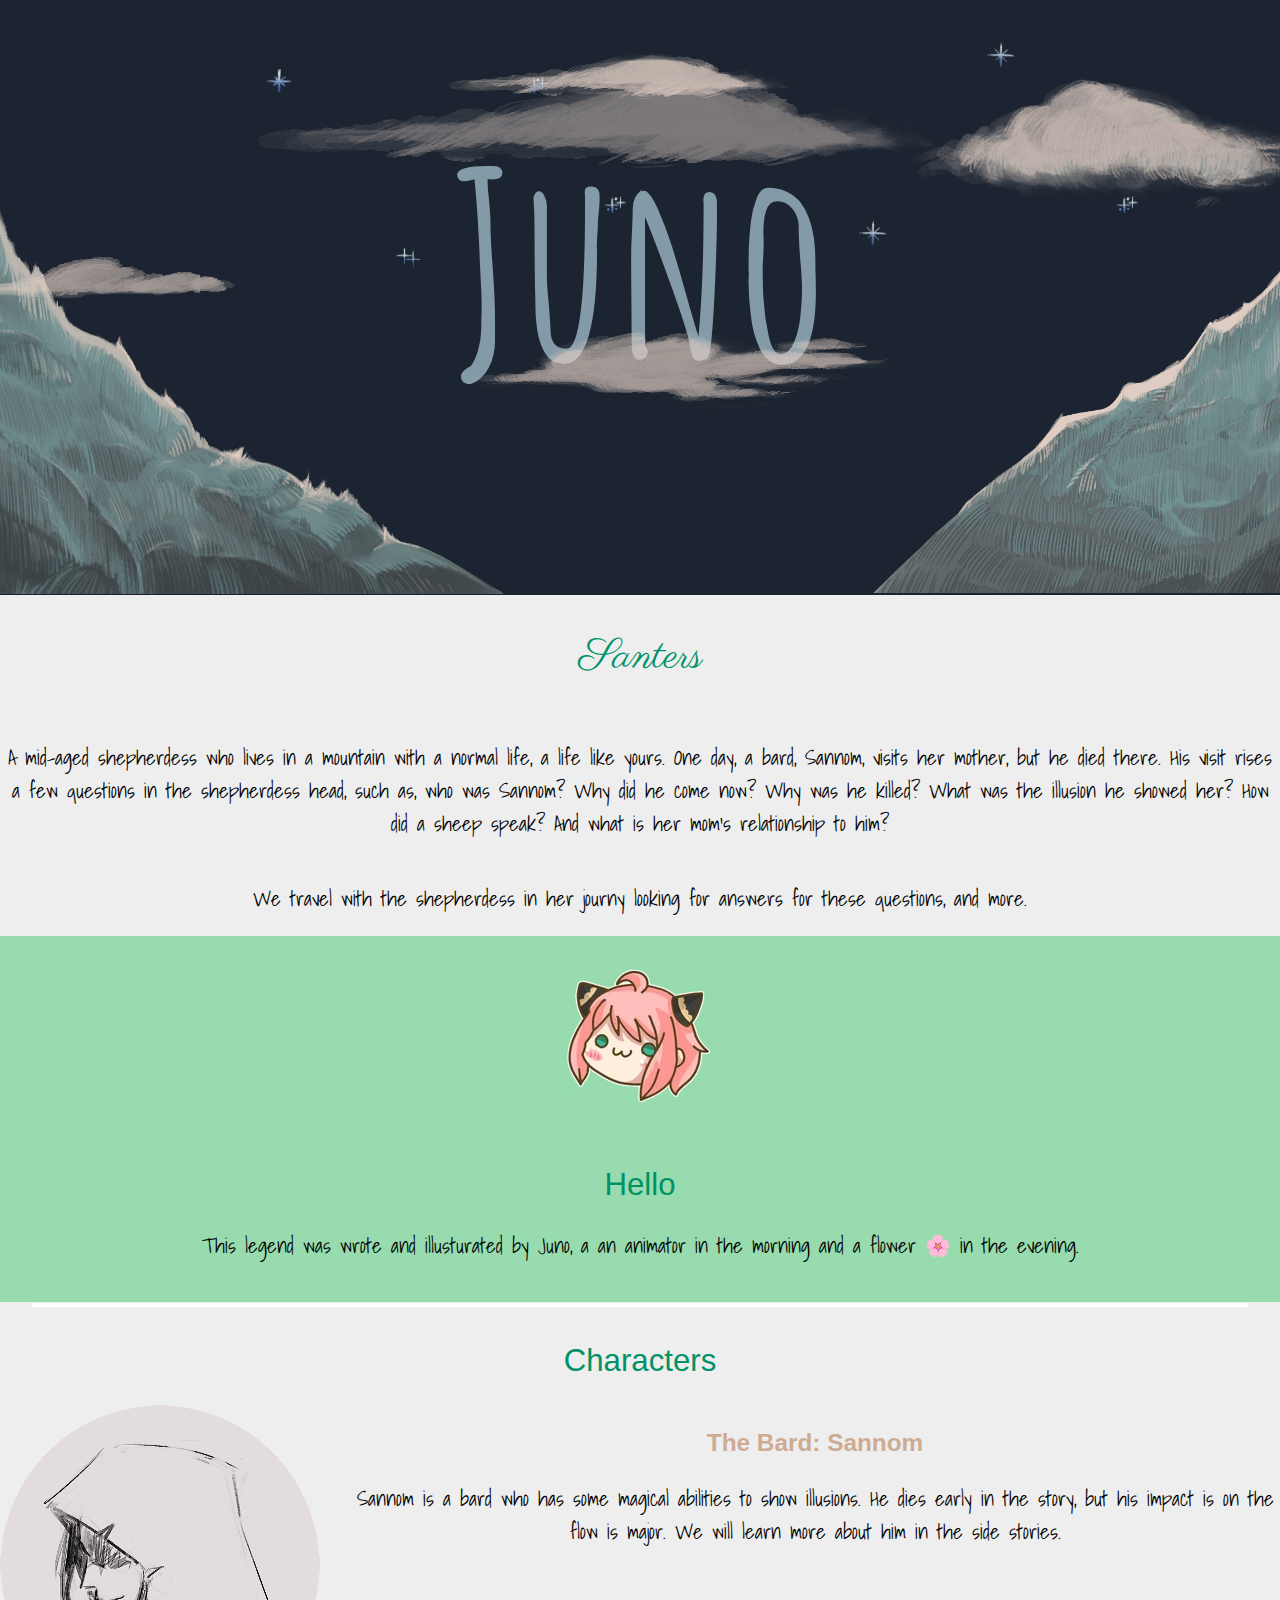
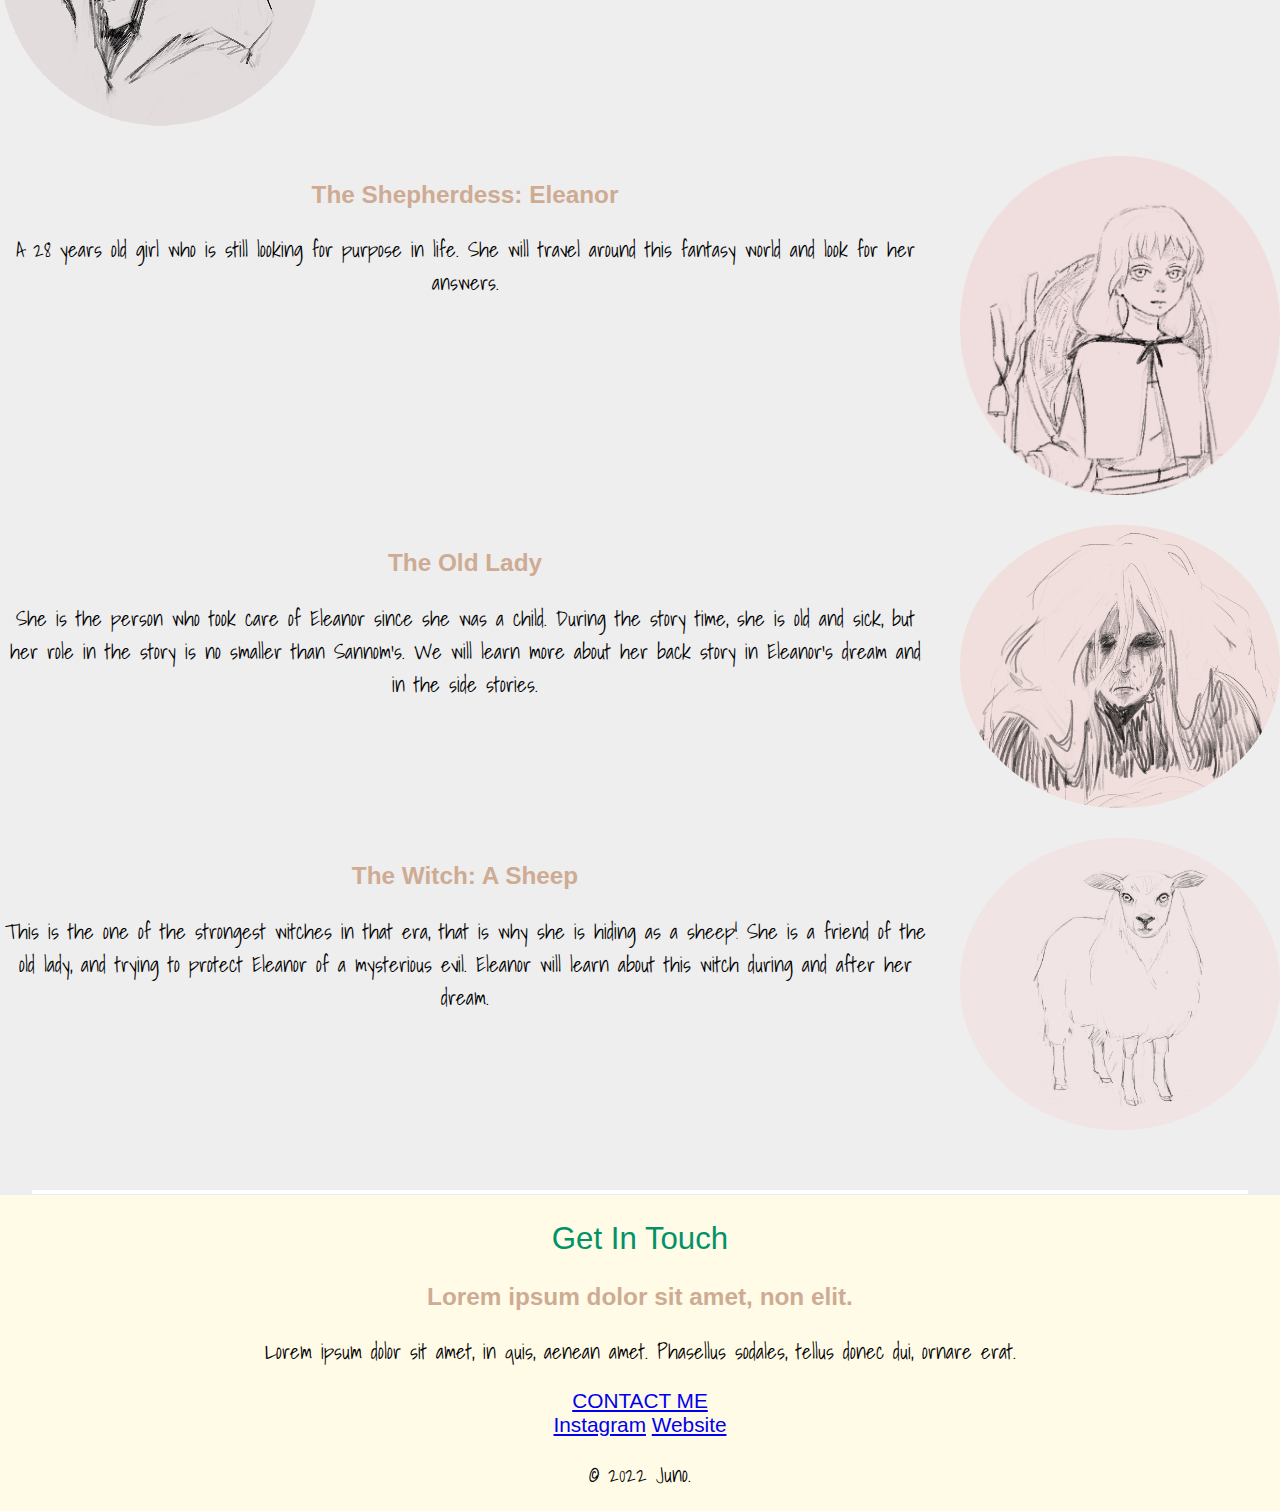
<file: index.html>
<!DOCTYPE html>
<html lang="en" dir="ltr">
  <head>
    <meta charset="utf-8">
    <meta name="author" content="Juno">
    <meta name="keywords" content="comics, manga, art, 2d art, japanese animation">
    <meta name="description" content="A chance to see Juno's art, and comics, such as Santers (The Shepherdess Story).">
    <title>Juno</title>
    <link rel="stylesheet" href="./CSS/styles.css">
    <link rel="icon" href="./images/favicon.ico">
    <link rel="preconnect" href="https://fonts.googleapis.com">
    <link rel="preconnect" href="https://fonts.gstatic.com" crossorigin>
    <link href="https://fonts.googleapis.com/css2?family=Indie+Flower&family=Parisienne&family=Shadows+Into+Light&display=swap" rel="stylesheet">
    <link rel="preconnect" href="https://fonts.googleapis.com">
    <link rel="preconnect" href="https://fonts.gstatic.com" crossorigin>
    <link href="https://fonts.googleapis.com/css2?family=Amatic+SC:wght@700&display=swap" rel="stylesheet">
  </head>


  <body>

  <div class="top-container">
    <img  class="top-cloud" src="./images/first_container/N1.png" alt="cloud-img" width="500" height="200">
    <img class="side-cloud1" src="./images/first_container/N2.png" alt="cloud-img" width="500" height="100">
    <img class="side-cloud3" src="./images/first_container/N2.png" alt="cloud-img" width="1000" height="200">
    <h1>Juno</h1>
    <img class="mountain-left" src="./images/first_container/M2.png" alt="mountain-img" width="900" height="700">
    <img class="mountain-right" src="./images/first_container/M1.png" alt="mountain-img" width="600" height="400">
    <img class="side-cloud2" src="./images/first_container/N3.png" alt="cloud-img" width="500" height="100">
    <img class="top-cloud2" src="./images/first_container/N4.png" alt="cloud-img" width="500" height="100">
    <img class="star1" src="./images/first_container/E1.png" alt="star-img" width="50" height="50">
    <img class="star2" src="./images/first_container/E2.png" alt="star-img" width="50" height="50">
    <img class="star3" src="./images/first_container/E3.png" alt="star-img" width="50" height="50">
    <img class="star4" src="./images/first_container/E4.png" alt="star-img" width="50" height="50">
    <img class="star5" src="./images/first_container/E3.png" alt="star-img" width="50" height="50">
    <img class="star6" src="./images/first_container/E4.png" alt="star-img" width="50" height="50">
    <img class="star7" src="./images/first_container/E4.png" alt="star-img" width="50" height="50">

  </div>




  <center><h2 class="title">Santers</h2></center>
  <p>A mid-aged shepherdess who lives in a mountain with a normal life, a life like yours. One day, a bard, Sannom, visits her mother, but he died there. His visit rises a few questions in the shepherdess head, such as, who was Sannom? Why did he come now? Why was he killed? What was the illusion he showed her? How did a sheep speak? And what is her mom's relationship to him?</p>

  <p>We travel with the shepherdess in her journy looking for answers for these questions, and more.</p>



  <div class="middle-container">
    <div class="profile">
      <img src="./images/juju.gif" alt="profile-img">
      <h2>Hello</h2>
      <p>This legend was wrote and illusturated by Juno, a an animator in the morning and a flower 🌸 in the evening.</p>
    </div>

    <hr>

    <div class="characters">
      <h2>Characters</h2>
      <div class="character-row">
        <img class="bard" src="./images/bard2.png" alt="bard-img">
        <h3>The Bard: Sannom</h3>
        <p class="bard-description">Sannom is a bard who has some magical abilities to show illusions. He dies early in the story, but his impact is on the flow is major. We will learn more about him in the side stories.</p>
      </div>

      <div class="character-row">
        <a href="shepherdess-gallary.html"><img class="shepherdess" src="./images/profile.png" alt="shepherdess-img"> </a>
        <h3>The Shepherdess: Eleanor</h3>
        <p class="shepherdess-description">A 28 years old girl who is still looking for purpose in life. She will travel around this fantasy world and look for her answers.</p>
      </div>

      <div class="character-row">
        <img class="oldlady" src="./images/oldlady.png" alt="oldlady-img">
        <h3>The Old Lady</h3>
        <p class="oldlady-description">She is the person who took care of Eleanor since she was a child. During the story time, she is old and sick, but her role in the story is no smaller than Sannom's. We will learn more about her back story in Eleanor's dream and in the side stories.</p>
      </div>

      <div class="character-row">
        <img class="sheep" src="./images/sheep.png" alt="sheep-img">
        <h3>The Witch: A Sheep</h3>
        <p class="sheep-description">This is the one of the strongest witches in that era, that is why she is hiding as a sheep! She is a friend of the old lady, and trying to protect Eleanor of a mysterious evil. Eleanor will learn about this witch during and after her dream.</p>
      </div>
    </div>

  </div>


  <hr>
  <div class="bottom-container">

    <div class="contact-me">
      <h2>Get In Touch</h2>
      <h3>Lorem ipsum dolor sit amet, non elit.</h3>
      <p>Lorem ipsum dolor sit amet, in quis, aenean amet. Phasellus sodales, tellus donec dui, ornare erat.</p>
      <a class="btn" href="mailto:name@email.com">CONTACT ME</a>
    </div>



    <a class="footer-link" href="https://www.instagram.com/juno_kokuriko/">Instagram</a>
    <a class="footer-link" href="https://nour-aldein2.github.io/cv/">Website</a>
    <p>© 2022 Juno.</p>
  </div>


  </body>
</html>
</file>
<file: CSS/styles.css>
html {
  min-height: 100%;
  overflow-y: scroll;
}

body {
  background-color: #EEEEEE;
  font-family: trebuchet ms, sans-serif;
  font-size: 1.3em;
  margin: 0;
  min-height: 100%;
  text-align: center;
  display: flex;
  flex-direction: column;
  flex-shrink: 0;
}

div {
  overflow: hidden;
}

hr {
  background-color: white;
  border-style: none;
  font-family: 'Parisienne', cursive;
  height: 4px;
  width: 95%;
}

h1 {
  font-family: 'Amatic SC', cursive;
  font-size: 16rem;
  margin-top: 0;
}

h2 {
  color: #019267;
  font-weight: normal;
}

h3 {
  color: #CEAB93;
}

/*
img:hover {
  filter: blur(5px);
}
*/


p {
  font-family: 'Shadows Into Light', cursive;
}

.bard {
  float: left;
  margin-right: 30px;
  width: 25%;
}

/*
.bard-description {
  clear: left;
}
*/
.bottom-container {
  background-color: #FFFBE7;
  flex-grow: 1;
  margin-top: -10px;
  margin-bottom: 0;
  min-height: 100%;
  position: relative;
}

.character-row {
  padding-bottom: 10px;
  margin-bottom: 20px;
}

.illusturation {
  width: 80%;
  margin: 40px;
}

.middle-container {
  padding-bottom: 20px;
}

.mountain-left {
  position: absolute;
  right: 50%;
  bottom: 0.01%;
}

.mountain-right {
  position: absolute;
  left: 65%;
  top: 32.5%;
}

.oldlady {
  float: right;
  margin-left: 30px;
  width: 25%;
}

.profile {
  background-color: #97DBAE;
  margin-top: 0;
  margin-bottom: 0;
  margin-bottom: -10px;
  padding-bottom: 20px;
  position: relative;
}

.profile-pic {
  position: absolute;
  left: 47%;
  top: 50%;
}

.sheep {
  float: right;
  margin-left: 30px;
  width: 25%;
}

.shepherdess {
  float: right;
  margin-left: 30px;
  width: 25%;
}

/*
.shepherdess-description {
  clear: right;
}
*/
.side-cloud1 {
  position: absolute;
  right: 30%;
  top: 5%;
  opacity: 0.85;
  animation-name: wind;
  animation-duration: 90s;
  animation-fill-mode: both;
  animation-iteration-count: infinite;
  animation-timing-function: linear;
}
.side-cloud3 {
  position: absolute;
  right: 10%;
  top: 5%;
  opacity: 0.5;
  animation: wind2 90s linear infinite;
}

.side-cloud2{
  position: absolute;
  right: 30%;
  bottom: 30%;
  opacity: 0.7;
  animation-name: wind;
  animation-duration: 170s;
  animation-fill-mode: both;
  animation-iteration-count: infinite;
  animation-timing-function: linear;
  animation-delay: 15s;
}


.skill-row {
  margin: 100px auto 100px auto;
  line-height: 1.5;
  text-align: left;
  width: 50%;
}

.star1 {
  position: absolute;
  left: 20%;
  top: 10%;
  animation:fade-out 2s infinite linear
}

.star2 {
  position: absolute;
  left: 30%;
  top: 40%;
  animation:fade-out 2s infinite linear 1s
}

.star3 {
  position: absolute;
  right: 30%;
  top: 35%;
  animation:fade-out 2s infinite linear 1.5s
}

.star4 {
  position: absolute;
  right: 10%;
  top: 30%;
  animation:fade-out 2s infinite linear 2.5s
}

.star5 {
  position: absolute;
  right: 20%;
  top: 5%;
  animation:fade-out 2s infinite linear 3s
}

.star6 {
  position: absolute;
  right: 50%;
  top: 30%;
  animation:fade-out 2s infinite linear 3.5s
}

.star7 {
  position: absolute;
  left: 40%;
  top: 10%;
  animation:fade-out 2s infinite linear 4.5s
}

.title {
  font-family: 'Parisienne', cursive;
  font-size: 2em;
}

.top-cloud {
  position: absolute;
  left: 70%;
  top: 10%;
  opacity: 0.85;
  animation-name: wind;
  animation-duration: 100s;
  animation-fill-mode: both;
  animation-iteration-count: infinite;
  animation-timing-function: linear;
}

.top-cloud2 {
  position: absolute;
  right: 80%;
  bottom: 45%;
  opacity: 0.7;
  animation: wind 110s linear infinite;
}

.top-container {
  background-color: #1B2430;
  color: #839AA8;
  margin-top: 0;
  padding-top: 100px;
  position: relative;
}


@keyframes wind {
  from { transform: translateX(-1400px) }
  to { transform: translateX(1400px) }
}

@keyframes wind2 {
  from { transform: translateX(-100px) }
  to { transform: translateX(1400px) }
}

@keyframes fade-out {
  0%,100% { opacity: 0.3 }
  50% { opacity: 1 }
}
</file>
